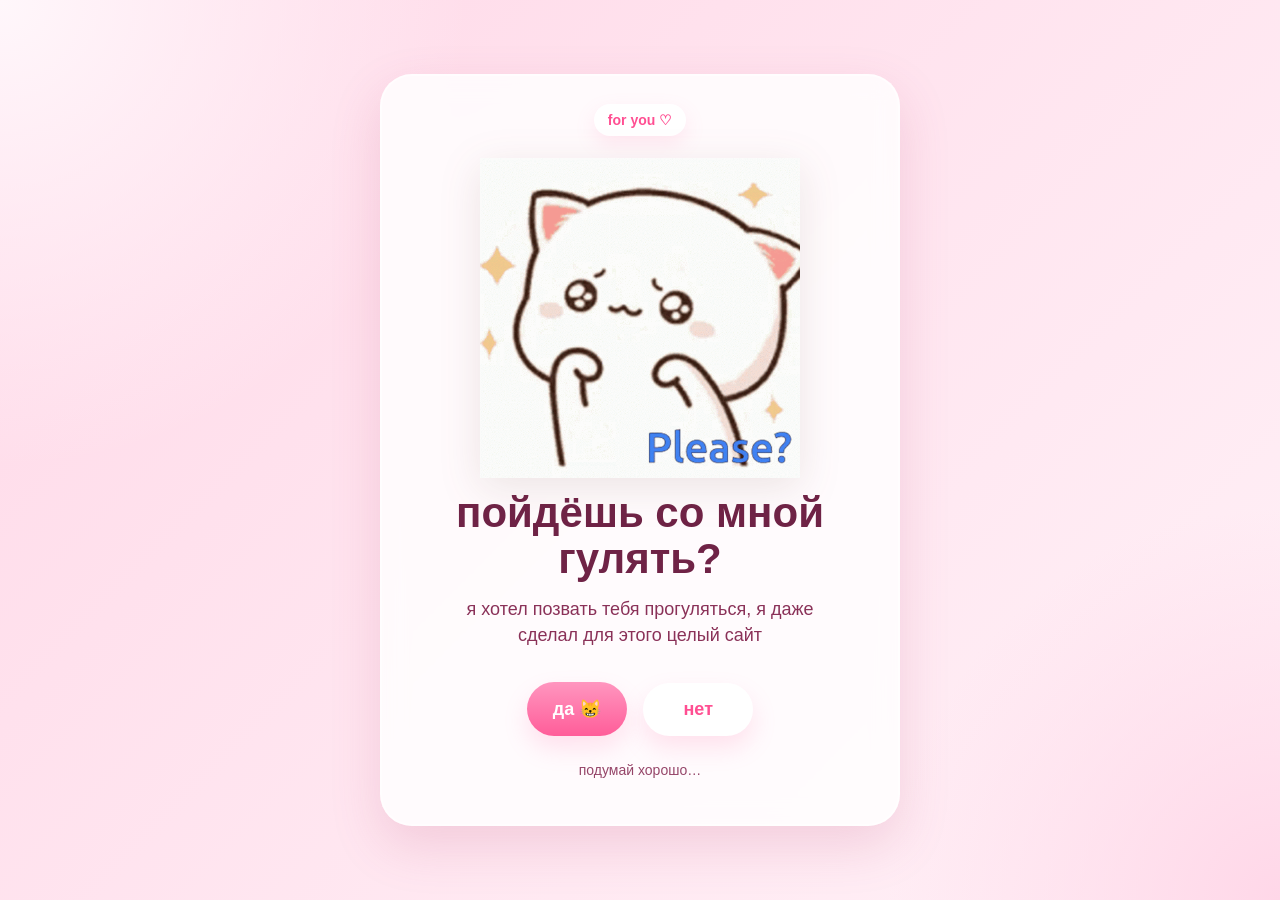
<file: index.html>
<!DOCTYPE html>
<html lang="ru">
<head>
  <meta charset="UTF-8" />
  <meta name="viewport" content="width=device-width, initial-scale=1.0" />
  <title>Пойдёшь со мной гулять?</title>
  <link rel="stylesheet" href="style.css" />
</head>
<body class="page">
  <div class="floating-hearts"></div>

  <main class="card">
    <div class="badge">for you ♡</div>

    <div class="pet-wrap">
      <div class="cat-media-wrap" id="catWrap">
        <img src="cat1.gif" alt="Котик" class="cat-media" id="mainCat" />
      </div>
    </div>

    <h1>пойдёшь со мной гулять?</h1>
    <p class="subtitle">
      я хотел позвать тебя прогуляться, я даже сделал для этого целый сайт
    </p>

    <div class="buttons">
      <a class="btn btn-yes" href="yes.html" id="yesBtn">да 😸</a>
      <button class="btn btn-no" id="noBtn" type="button">нет</button>
    </div>

    <p class="tiny-note" id="noCounterText">подумай хорошо…</p>
  </main>

  <script src="script.js"></script>
</body>
</html>
</file>
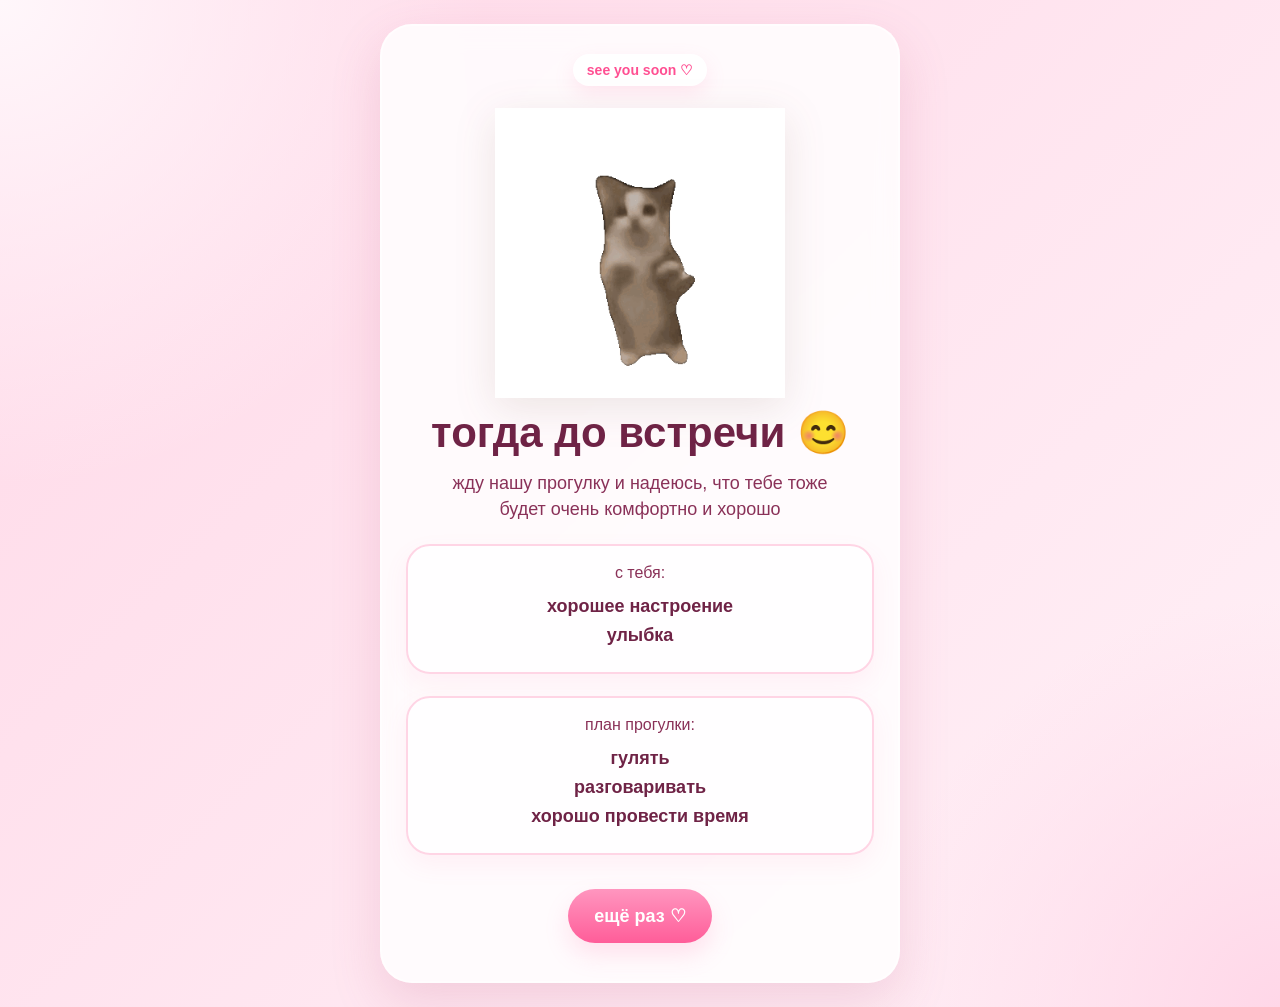
<file: final.html>
<!DOCTYPE html>
<html lang="ru">
<head>
  <meta charset="UTF-8" />
  <meta name="viewport" content="width=device-width, initial-scale=1.0" />
  <title>Финал</title>
  <link rel="stylesheet" href="style.css" />
</head>
<body class="page">
  <div class="floating-hearts"></div>

  <main class="card">
    <div class="badge">see you soon ♡</div>

    <div class="pet-wrap">
      <div class="cat-media-wrap cat-media-wrap-happy">
        <img src="cat3.gif" alt="Котик радуется" class="cat-media cat-media-happy" />
      </div>
    </div>

    <h1>тогда до встречи 😊</h1>
    <p class="subtitle">
      жду нашу прогулку и надеюсь, что тебе тоже будет очень комфортно и хорошо
    </p>

    <div class="final-box">
      <p>с тебя:</p>
      <ul>
        <li>хорошее настроение</li>
        <li>улыбка</li>
      </ul>
    </div>

    <div class="final-box">
      <p>план прогулки:</p>
      <ul>
        <li>гулять</li>
        <li>разговаривать</li>
        <li>хорошо провести время</li>
      </ul>
    </div>

    <div class="buttons buttons-center">
      <a class="btn btn-yes" href="index.html">ещё раз ♡</a>
    </div>
  </main>

  <script src="script.js"></script>
</body>
</html>
</file>
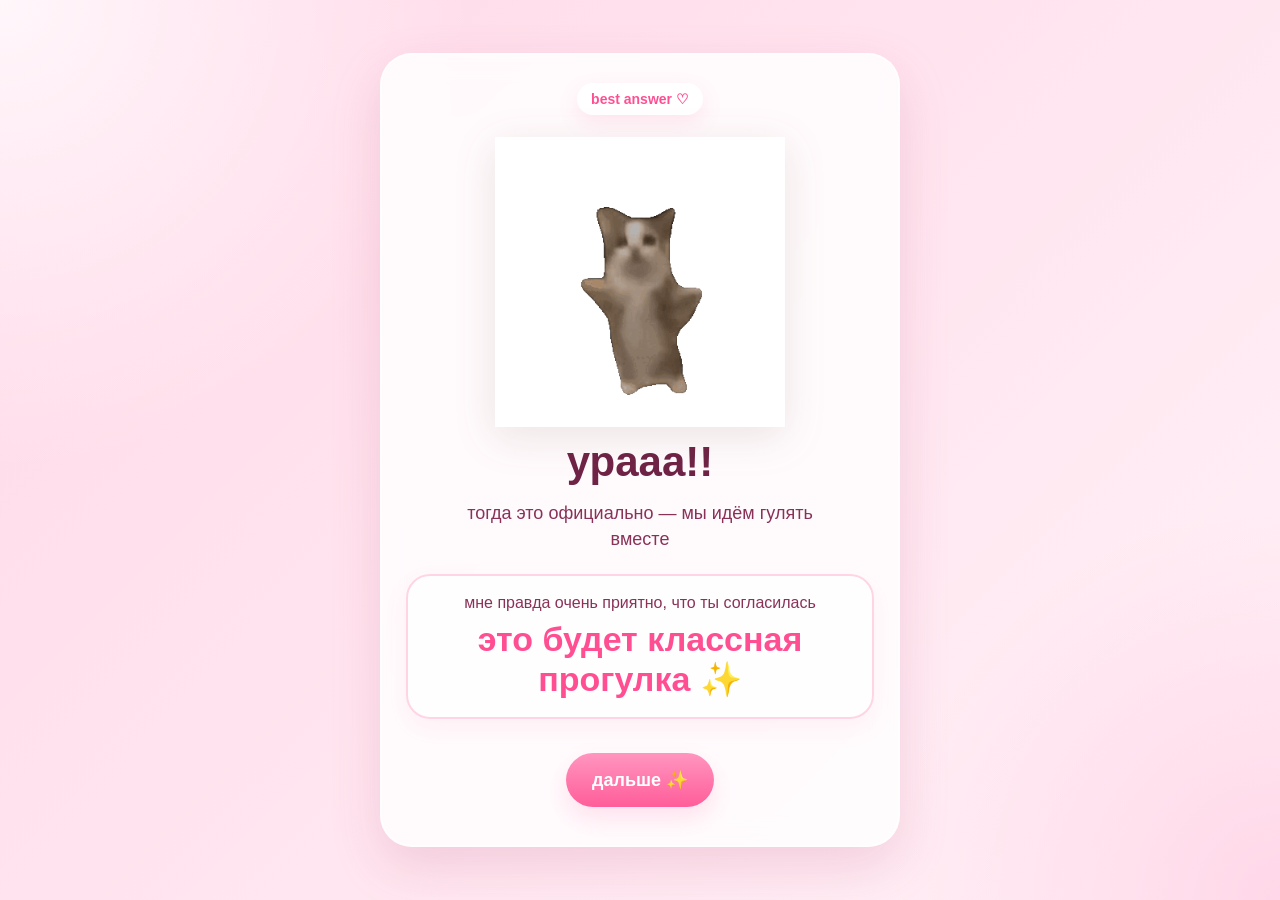
<file: yes.html>
<!DOCTYPE html>
<html lang="ru">
<head>
  <meta charset="UTF-8" />
  <meta name="viewport" content="width=device-width, initial-scale=1.0" />
  <title>Ура</title>
  <link rel="stylesheet" href="style.css" />
</head>
<body class="page">
  <div class="floating-hearts"></div>

  <main class="card">
    <div class="badge">best answer ♡</div>

    <div class="pet-wrap">
      <div class="cat-media-wrap cat-media-wrap-happy">
        <img src="cat3.gif" alt="Котик радуется" class="cat-media cat-media-happy" />
      </div>
    </div>

    <h1>урааа!!</h1>
    <p class="subtitle">
      тогда это официально — мы идём гулять вместе
    </p>

    <div class="message-box">
      <p>мне правда очень приятно, что ты согласилась</p>
      <h2>это будет классная прогулка ✨</h2>
    </div>

    <div class="buttons buttons-center">
      <a class="btn btn-yes" href="final.html">дальше ✨</a>
    </div>
  </main>

  <script src="script.js"></script>
</body>
</html>
</file>
<file: style.css>
:root {
  --bg1: #ffd9e8;
  --bg2: #fff1f7;
  --card: rgba(255, 255, 255, 0.82);
  --text: #8a3158;
  --text-dark: #6f2346;
  --pink-dark: #ff4f92;
  --shadow: 0 20px 50px rgba(186, 75, 122, 0.18);
}

* {
  box-sizing: border-box;
}

html,
body {
  margin: 0;
  min-height: 100%;
  font-family: Arial, Helvetica, sans-serif;
}

body {
  overflow: hidden;
  color: var(--text);
  background:
    radial-gradient(circle at top left, #fff7fb 0%, transparent 30%),
    radial-gradient(circle at bottom right, #ffd7e8 0%, transparent 25%),
    linear-gradient(135deg, var(--bg1), var(--bg2));
}

.page {
  min-height: 100vh;
  display: grid;
  place-items: center;
  padding: 24px;
  position: relative;
}

.card {
  width: min(92vw, 520px);
  background: var(--card);
  backdrop-filter: blur(12px);
  border: 2px solid rgba(255, 255, 255, 0.55);
  border-radius: 32px;
  box-shadow: var(--shadow);
  padding: 28px 24px 30px;
  text-align: center;
  position: relative;
  z-index: 2;
}

.badge {
  display: inline-block;
  padding: 8px 14px;
  border-radius: 999px;
  background: #fff;
  color: var(--pink-dark);
  font-weight: 700;
  font-size: 14px;
  box-shadow: 0 8px 20px rgba(255, 120, 173, 0.15);
  margin-bottom: 18px;
}

.pet-wrap {
  display: flex;
  justify-content: center;
  align-items: center;
  min-height: 280px;
  margin: 4px 0 12px;
}

.cat-media-wrap {
  display: inline-flex;
  justify-content: center;
  align-items: center;
  transform-origin: center bottom;
  animation: catFloat 2.8s ease-in-out infinite;
}

.cat-media-wrap-happy {
  animation: catFloatHappy 2s ease-in-out infinite;
}

.cat-media {
  display: block;
  width: min(320px, 78vw);
  height: auto;
  user-select: none;
  pointer-events: none;
  filter: drop-shadow(0 10px 20px rgba(111, 63, 46, 0.12));
}

.cat-media-happy {
  width: min(290px, 72vw);
}

h1 {
  margin: 0;
  font-size: clamp(30px, 5vw, 42px);
  line-height: 1.1;
  color: var(--text-dark);
}

h2 {
  margin: 8px 0 0;
  font-size: clamp(26px, 4vw, 34px);
  color: var(--pink-dark);
}

.subtitle {
  margin: 14px auto 0;
  max-width: 390px;
  font-size: 18px;
  line-height: 1.45;
}

.message-box,
.final-box {
  margin-top: 22px;
  background: rgba(255, 255, 255, 0.75);
  border: 2px solid #ffd5e5;
  border-radius: 24px;
  padding: 18px;
  box-shadow: 0 10px 24px rgba(255, 105, 155, 0.08);
}

.message-box p,
.final-box p {
  margin: 0;
  font-size: 16px;
}

.final-box ul {
  list-style: none;
  padding: 0;
  margin: 14px 0 0;
}

.final-box li {
  margin: 8px 0;
  font-size: 18px;
  font-weight: 700;
  color: var(--text-dark);
}

.buttons {
  position: relative;
  display: flex;
  justify-content: center;
  align-items: center;
  gap: 16px;
  min-height: 70px;
  margin-top: 26px;
  flex-wrap: wrap;
}

.buttons-center {
  justify-content: center;
}

.btn {
  appearance: none;
  border: none;
  text-decoration: none;
  cursor: pointer;
  padding: 16px 26px;
  border-radius: 999px;
  font-size: 18px;
  font-weight: 800;
  transition: transform 0.18s ease, box-shadow 0.18s ease;
  box-shadow: 0 12px 24px rgba(255, 120, 173, 0.2);
}

.btn:hover {
  transform: translateY(-2px) scale(1.02);
}

.btn-yes {
  background: linear-gradient(180deg, #ff96bf, #ff5d99);
  color: white;
}

.btn-no {
  background: white;
  color: var(--pink-dark);
  min-width: 110px;
}

.tiny-note {
  margin-top: 18px;
  font-size: 14px;
  opacity: 0.9;
  min-height: 18px;
}

.floating-hearts {
  position: fixed;
  inset: 0;
  overflow: hidden;
  pointer-events: none;
  z-index: 1;
}

.heart {
  position: absolute;
  bottom: -40px;
  font-size: 20px;
  opacity: 0.75;
  animation: floatUp linear forwards;
}

@keyframes floatUp {
  from {
    transform: translateY(0) scale(1);
    opacity: 0.85;
  }
  to {
    transform: translateY(-115vh) scale(1.5);
    opacity: 0;
  }
}

@keyframes catFloat {
  0%, 100% {
    transform: translateY(0) rotate(0deg);
  }
  50% {
    transform: translateY(-6px) rotate(-1deg);
  }
}

@keyframes catFloatHappy {
  0%, 100% {
    transform: translateY(0) scale(1);
  }
  50% {
    transform: translateY(-8px) scale(1.02);
  }
}

@media (max-width: 520px) {
  .card {
    padding: 24px 18px 26px;
    border-radius: 26px;
  }

  .btn {
    width: 100%;
    max-width: 240px;
  }

  .buttons {
    flex-direction: column;
  }

  .btn-no.is-floating {
    position: fixed !important;
    width: auto;
    max-width: none;
    z-index: 10;
  }

  .pet-wrap {
    min-height: 230px;
  }

  .cat-media {
    width: min(270px, 78vw);
  }

  .cat-media-happy {
    width: min(240px, 72vw);
  }
}
</file>
